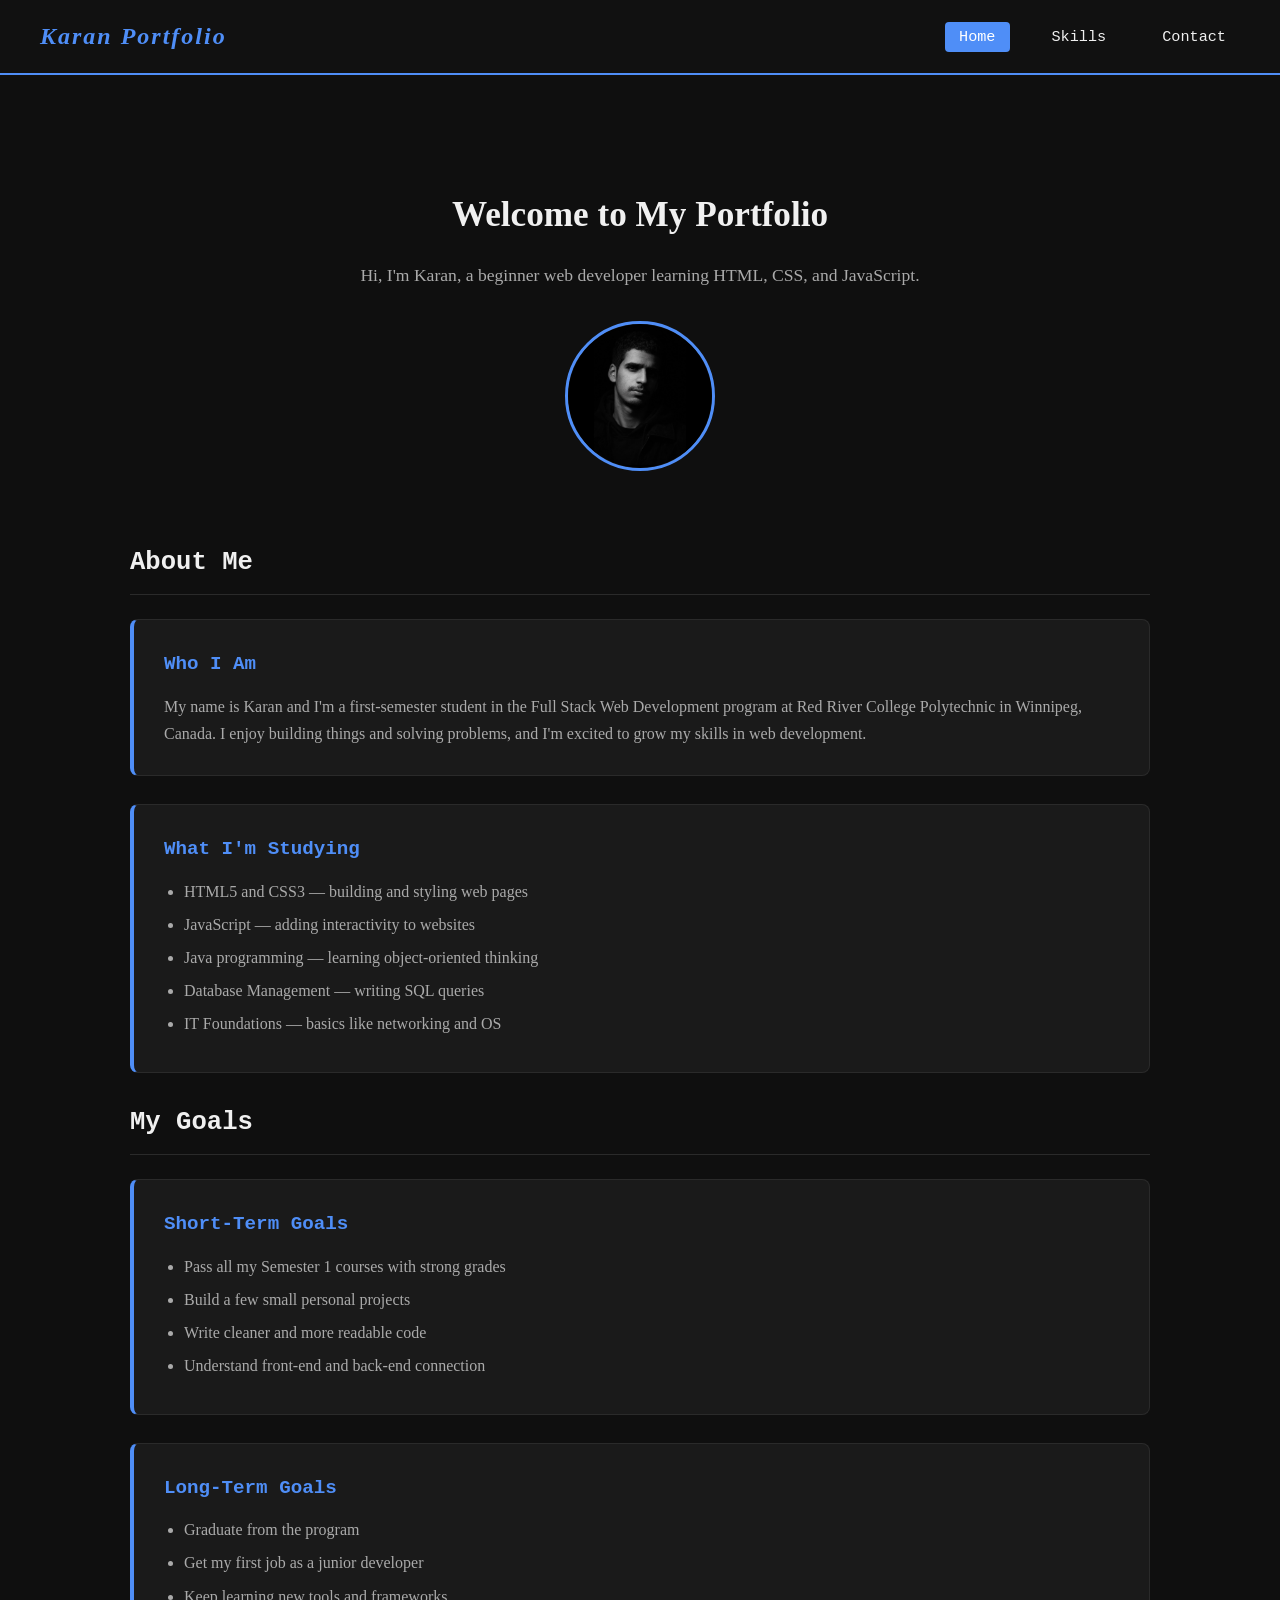
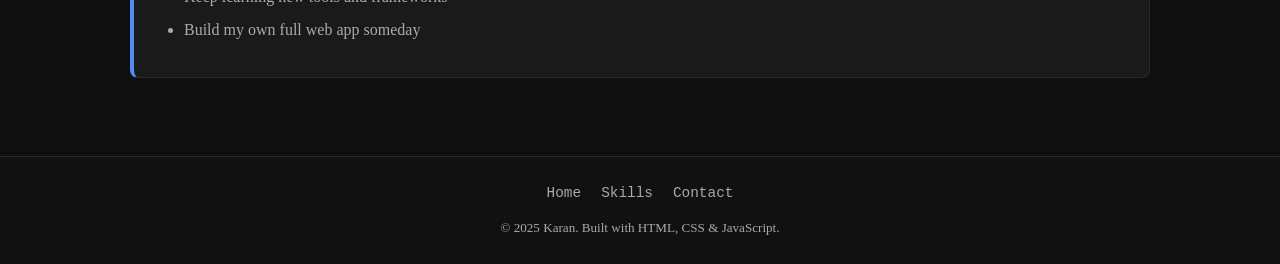
<file: index.html>
<!--********************

    Name: Karanpreet Singh
    Start Date: 02 April 2026
    End Date: 23 April 2026
    Description: A simple portfolio website with home, skills, and contact pages, including a form with basic validation and navigation.

**********************-->

<!DOCTYPE html>
<html lang="en">
<head>
  <meta charset="UTF-8" />
  <meta name="viewport" content="width=device-width, initial-scale=1.0" />
  <title>Karan Portfolio - Home</title>
  <link rel="stylesheet" href="style.css" />
</head>
<body>

  <!-- header section with name and menu -->
  <header id="header">
    <h1>Karan Portfolio</h1>

    <!-- navigation links -->
    <nav id="nav">
      <ul>
        <li><a href="index.html">Home</a></li>
        <li><a href="services.html">Skills</a></li>
        <li><a href="contact.html">Contact</a></li>
      </ul>
    </nav>
  </header>


  <main id="content">

    <!-- intro section -->
    <section class="hero">
      <h2>Welcome to My Portfolio</h2>
      <p>Hi, I'm Karan, a beginner web developer learning HTML, CSS, and JavaScript.</p>

      <div class="profile-photo-wrapper">
        <div class="profile-photo">
          <img src="images/myphoto.jpeg" alt="Karan's profile photo"
               onerror="this.parentElement.innerHTML='📷 image error'" />
        </div>
      </div>
    </section>


    <!-- about section -->
    <section>
      <h2 class="section-title">About Me</h2>

      <!-- small intro -->
      <div class="card">
        <h3>Who I Am</h3>
        <p>
          My name is Karan and I'm a first-semester student in the Full Stack Web Development
          program at Red River College Polytechnic in Winnipeg, Canada. I enjoy building things
          and solving problems, and I'm excited to grow my skills in web development.
        </p>
      </div>

      <!-- what I'm learning right now -->
      <div class="card">
        <h3>What I'm Studying</h3>
        <ul>
          <li>HTML5 and CSS3 — building and styling web pages</li>
          <li>JavaScript — adding interactivity to websites</li>
          <li>Java programming — learning object-oriented thinking</li>
          <li>Database Management — writing SQL queries</li>
          <li>IT Foundations — basics like networking and OS</li>
        </ul>
      </div>
    </section>


    <!-- goals section -->
    <section>
      <h2 class="section-title">My Goals</h2>

      <!-- short term goals -->
      <div class="card">
        <h3>Short-Term Goals</h3>
        <ul>
          <li>Pass all my Semester 1 courses with strong grades</li>
          <li>Build a few small personal projects</li>
          <li>Write cleaner and more readable code</li>
          <li>Understand front-end and back-end connection</li>
        </ul>
      </div>

      <!-- long term goals -->
      <div class="card">
        <h3>Long-Term Goals</h3>
        <ul>
          <li>Graduate from the program</li>
          <li>Get my first job as a junior developer</li>
          <li>Keep learning new tools and frameworks</li>
          <li>Build my own full web app someday</li>
        </ul>
      </div>
    </section>

  </main>


  <!-- footer section -->
  <footer id="footer">

    <!-- quick links again -->
    <nav class="footer-links">
      <a href="index.html">Home</a>
      <a href="services.html">Skills</a>
      <a href="contact.html">Contact</a>
    </nav>

    <!-- copyright -->
    <p>&copy; 2025 Karan. Built with HTML, CSS &amp; JavaScript.</p>
  </footer>

  <script src="script.js"></script>

</body>
</html>
</file>
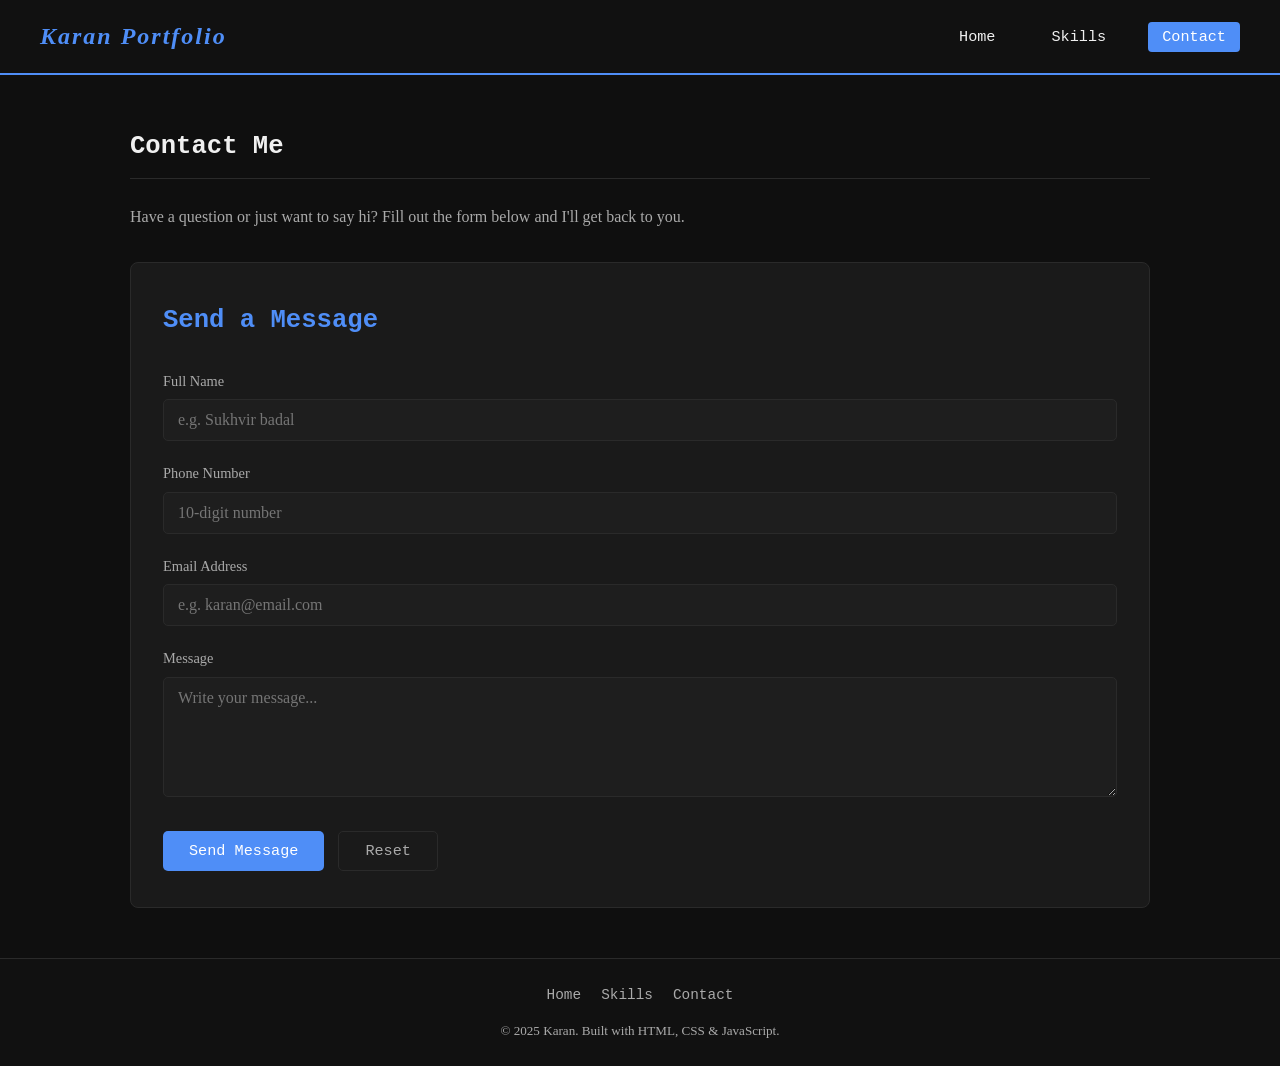
<file: contact.html>
<!DOCTYPE html>
<html lang="en">
<head>
  <meta charset="UTF-8" />
  <meta name="viewport" content="width=device-width, initial-scale=1.0" />
  <title>Karan Portfolio - Contact</title>

  <link rel="stylesheet" href="style.css" />
</head>
<body>

  <!-- header -->
  <header id="header">
    <h1>Karan Portfolio</h1>

    <!-- nav -->
    <nav id="nav">
      <ul>
        <li><a href="index.html">Home</a></li>
        <li><a href="services.html">Skills</a></li>
        <li><a href="contact.html">Contact</a></li>
      </ul>
    </nav>
  </header>


  <!-- main -->
  <main id="content">

    <h2 class="section-title">Contact Me</h2>
    <p class="page-subtitle">
      Have a question or just want to say hi? Fill out the form below and I'll get back to you.
    </p>

    <!-- form box -->
    <div class="contact-form">
      <h2>Send a Message</h2>

      <!-- form -->
      <form id="contactForm" novalidate>

        <!-- name -->
        <div class="form-group">
          <label for="name">Full Name</label>
          <input type="text" id="name" name="name" placeholder="e.g. Sukhvir badal" />
          <span class="error-msg" id="nameError"></span>
        </div>

        <!-- phone -->
        <div class="form-group">
          <label for="phone">Phone Number</label>
          <input type="tel" id="phone" name="phone" placeholder="10-digit number" />
          <span class="error-msg" id="phoneError"></span>
        </div>

        <!-- email -->
        <div class="form-group">
          <label for="email">Email Address</label>
          <input type="email" id="email" name="email" placeholder="e.g. karan@email.com" />
          <span class="error-msg" id="emailError"></span>
        </div>

        <!-- message -->
        <div class="form-group">
          <label for="message">Message</label>
          <textarea id="message" name="message" placeholder="Write your message..."></textarea>
          <span class="error-msg" id="messageError"></span>
        </div>

        <!-- buttons -->
        <div class="btn-row">
          <button type="submit" class="btn btn-primary">Send Message</button>
          <button type="reset" id="resetBtn" class="btn btn-secondary">Reset</button>
        </div>

        <!-- success -->
        <div class="success-msg" id="successMsg">
          ✅ Thanks for reaching out! I'll get back to you soon.
        </div>

      </form>
    </div>

  </main>


  <!-- footer -->
  <footer id="footer">
    <nav class="footer-links">
      <a href="index.html">Home</a>
      <a href="services.html">Skills</a>
      <a href="contact.html">Contact</a>
    </nav>

    <p>&copy; 2025 Karan. Built with HTML, CSS &amp; JavaScript.</p>
  </footer>


  <script src="script.js"></script>

</body>
</html>
</file>
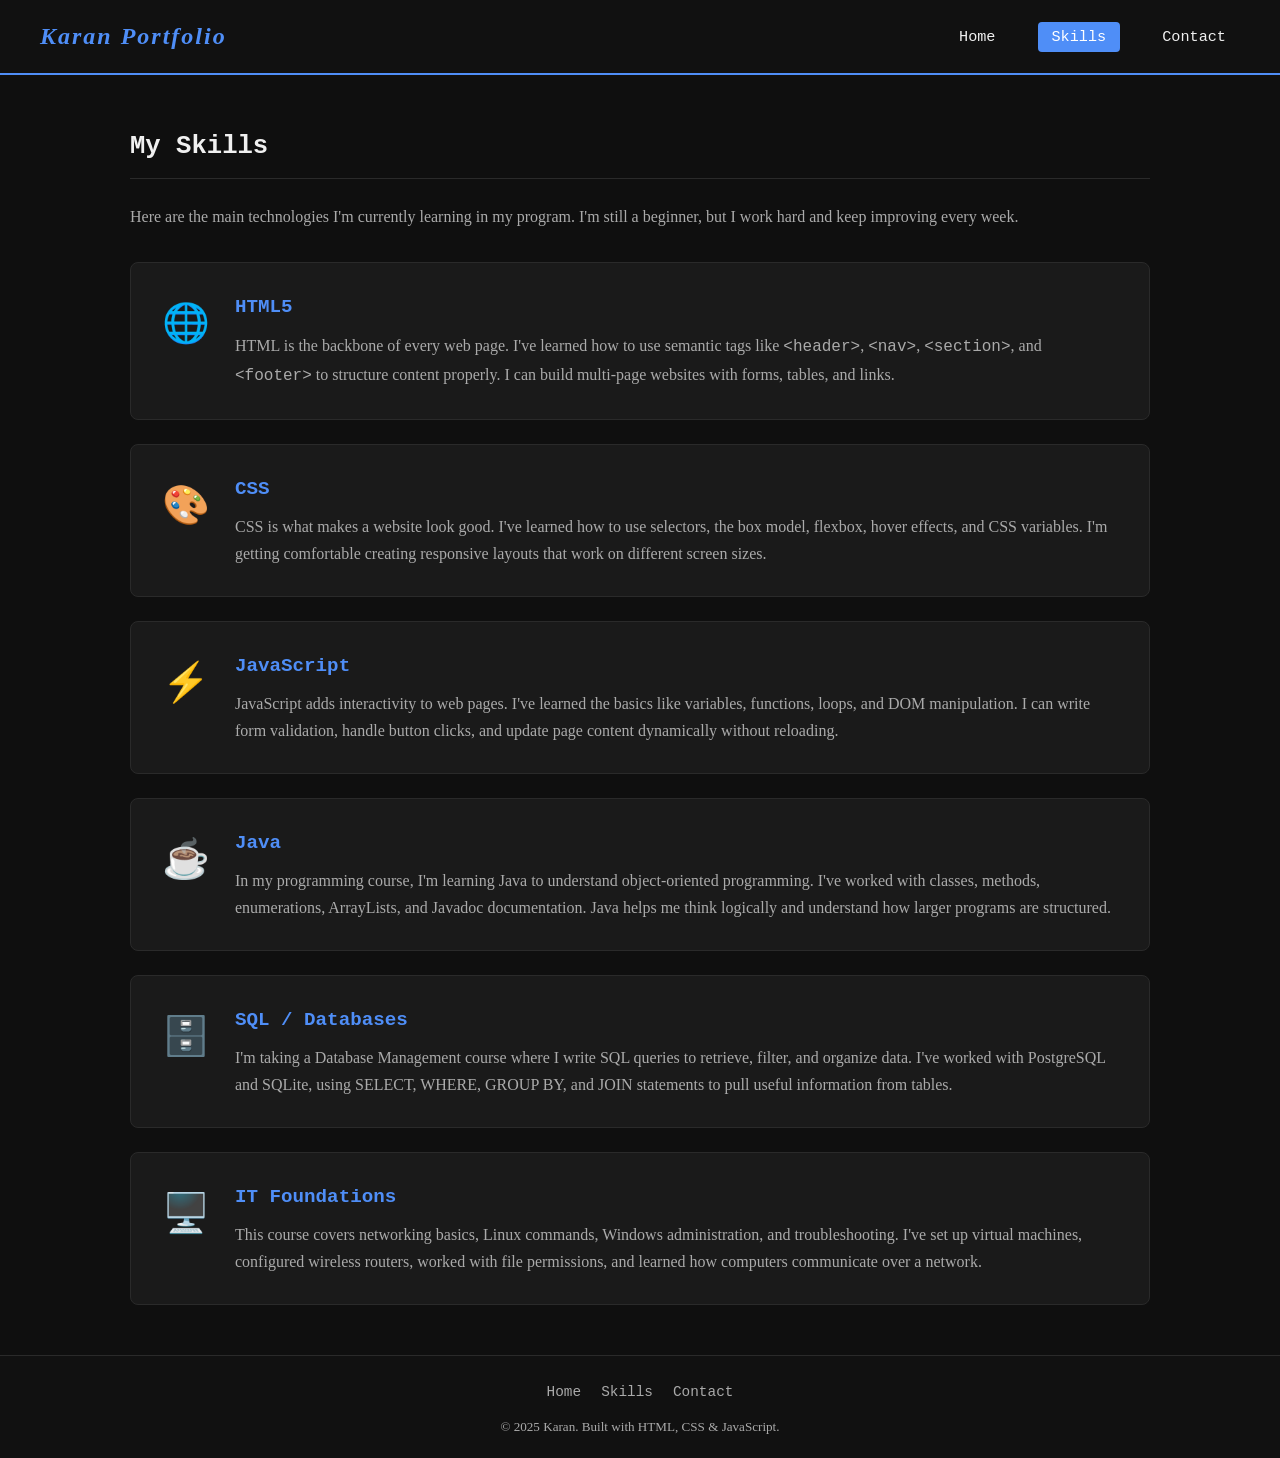
<file: services.html>
<!DOCTYPE html>
<html lang="en">
<head>
  <meta charset="UTF-8" />
  <meta name="viewport" content="width=device-width, initial-scale=1.0" />
  <title>Karan Portfolio - Skills</title>

  <!-- Link to the single shared stylesheet -->
  <link rel="stylesheet" href="style.css" />
</head>
<body>

  <!-- Header -->
  <header id="header">
    <h1>Karan Portfolio</h1>

    <!-- Navigation -->
    <nav id="nav">
      <ul>
        <li><a href="index.html">Home</a></li>
        <li><a href="services.html">Skills</a></li>
        <li><a href="contact.html">Contact</a></li>
      </ul>
    </nav>
    <!-- Navigation End -->

  </header>
  <!-- Header End  -->


  <!-- Main Content -->
  <main id="content">

    <h2 class="section-title">My Skills</h2>
   <p class="page-subtitle">
      Here are the main technologies I'm currently learning in my program.
      I'm still a beginner, but I work hard and keep improving every week.
    </p>

    <!-- Skills Grid -->
    <div class="skills-grid">

      <!-- Skill Card: HTML -->
      <div class="skill-card">
        <!-- Emoji used as a simple icon — no image library needed -->
        <div class="skill-icon">🌐</div>
        <div class="skill-info">
          <h3>HTML5</h3>
          <p>
            HTML is the backbone of every web page. I've learned how to use
            semantic tags like <code>&lt;header&gt;</code>, <code>&lt;nav&gt;</code>,
            <code>&lt;section&gt;</code>, and <code>&lt;footer&gt;</code> to structure
            content properly. I can build multi-page websites with forms, tables, and links.
          </p>
        </div>
      </div>

      <!-- Skill Card: CSS -->
      <div class="skill-card">
        <div class="skill-icon">🎨</div>
        <div class="skill-info">
          <h3>CSS</h3>
          <p>
            CSS is what makes a website look good. I've learned how to use selectors,
            the box model, flexbox, hover effects, and CSS variables. I'm getting
            comfortable creating responsive layouts that work on different screen sizes.
          </p>
        </div>
      </div>

      <!-- Skill Card: JavaScript -->
      <div class="skill-card">
        <div class="skill-icon">⚡</div>
        <div class="skill-info">
          <h3>JavaScript</h3>
          <p>
            JavaScript adds interactivity to web pages. I've learned the basics like
            variables, functions, loops, and DOM manipulation. I can write form validation,
            handle button clicks, and update page content dynamically without reloading.
          </p>
        </div>
      </div>

      <!-- Skill Card: Java -->
      <div class="skill-card">
        <div class="skill-icon">☕</div>
        <div class="skill-info">
          <h3>Java</h3>
          <p>
            In my programming course, I'm learning Java to understand
            object-oriented programming. I've worked with classes, methods,
            enumerations, ArrayLists, and Javadoc documentation. Java helps me
            think logically and understand how larger programs are structured.
          </p>
        </div>
      </div>

      <!-- Skill Card: SQL -->
      <div class="skill-card">
        <div class="skill-icon">🗄️</div>
        <div class="skill-info">
          <h3>SQL / Databases</h3>
          <p>
            I'm taking a Database Management course where I write SQL queries
            to retrieve, filter, and organize data. I've worked with PostgreSQL
            and SQLite, using SELECT, WHERE, GROUP BY, and JOIN statements to
            pull useful information from tables.
          </p>
        </div>
      </div>

      <!-- Skill Card: IT Foundations -->
      <div class="skill-card">
        <div class="skill-icon">🖥️</div>
        <div class="skill-info">
          <h3>IT Foundations</h3>
          <p>
            This course covers networking basics, Linux commands, Windows
            administration, and troubleshooting. I've set up virtual machines,
            configured wireless routers, worked with file permissions, and
            learned how computers communicate over a network.
          </p>
        </div>
      </div>

    </div>
    <!-- End Skills Grid -->

  </main>
  <!-- Main Content End -->


  <!-- Footer Start  -->
  <footer id="footer">
    <!-- Footer Navigation Links -->
    <nav class="footer-links">
      <a href="index.html">Home</a>
      <a href="services.html">Skills</a>
      <a href="contact.html">Contact</a>
    </nav>
    <p>&copy; 2025 Karan. Built with HTML, CSS &amp; JavaScript.</p>
  </footer>
  <!-- Footer End  -->


  <script src="script.js"></script>

</body>
</html>
</file>
<file: style.css>
html {
  font-size: 16px;
}

* {
  margin: 0;
  padding: 0;
  box-sizing: border-box;
}

body {
  background-color: #0f0f0f;
  color: #f0f0f0;
  font-family: Georgia, serif;
  font-size: 1rem;
  line-height: 1.7;
}


#header {
  background-color: #111111;
  border-bottom: 2px solid #4f8ef7;
  padding: 16px 40px;
  display: flex;
  align-items: center;
  justify-content: space-between;
  position: sticky;
  top: 0;
  z-index: 100;
}

#header h1 {
  font-size: 1.5rem;
  color: #4f8ef7;
  font-style: italic;
  letter-spacing: 2px;
}

#nav ul {
  list-style: none;
  display: flex;
  gap: 28px;
}

#nav ul li a {
  color: #f0f0f0;
  text-decoration: none;
  font-family: 'Courier New', monospace;
  font-size: 0.95rem;
  padding: 6px 14px;
  border-radius: 4px;
}

/* hover effect on nav links */
#nav ul li a:hover {
  background-color: #4f8ef7;
  color: white;
}

/* active page gets highlighted */
#nav ul li a.active {
  background-color: #4f8ef7;
  color: white;
}

#content {
  max-width: 1100px;
  margin: 0 auto;
  padding: 50px 40px;
}

.hero {
  text-align: center;
  padding: 60px 20px 40px;
}

.hero h2 {
  font-size: 2.2rem;
  margin-bottom: 16px;
}

.hero p {
  font-size: 1.1rem;
  color: #aaaaaa;
  max-width: 560px;
  margin: 0 auto 30px;
}

/* profile photo */
.profile-photo-wrapper {
  display: flex;
  justify-content: center;
  margin: 30px 0;
}

.profile-photo {
  width: 150px;
  height: 150px;
  border-radius: 50%;
  border: 3px solid #4f8ef7;
  background-color: #1a1a1a;
  overflow: hidden;
  display: flex;
  align-items: center;
  justify-content: center;
  color: #aaaaaa;
  font-size: 0.8rem;
}

.profile-photo img {
  width: 100%;
  height: 100%;
  object-fit: cover;
  border-radius: 50%;
}

.section-title {
  font-size: 1.6rem;
  margin-bottom: 24px;
  padding-bottom: 10px;
  border-bottom: 1px solid #2a2a2a;
  font-family: 'Courier New', monospace;
}

/* cards for about me and goals */
.card {
  background-color: #1a1a1a;
  border: 1px solid #2a2a2a;
  border-left: 4px solid #4f8ef7;
  border-radius: 8px;
  padding: 28px 30px;
  margin-bottom: 28px;
}

.card h3 {
  font-size: 1.2rem;
  color: #4f8ef7;
  margin-bottom: 12px;
  font-family: 'Courier New', monospace;
}

.card p {
  color: #aaaaaa;
}

.card ul {
  list-style: disc;
  padding-left: 20px;
  margin-top: 8px;
  color: #aaaaaa;
}

.card ul li {
  margin-bottom: 6px;
}

/* skills page */
.skills-grid {
  display: flex;
  flex-direction: column;
  gap: 24px;
}

.skill-card {
  background-color: #1a1a1a;
  border: 1px solid #2a2a2a;
  border-radius: 8px;
  padding: 28px 30px;
  display: flex;
  align-items: flex-start;
  gap: 24px;
}

.skill-card:hover {
  border-color: #4f8ef7;
}

.skill-icon {
  font-size: 2.4rem;
  min-width: 50px;
  text-align: center;
}

.skill-info h3 {
  font-size: 1.2rem;
  color: #4f8ef7;
  margin-bottom: 8px;
  font-family: 'Courier New', monospace;
}

.skill-info p {
  color: #aaaaaa;
}

/* contact form styling */
.contact-form {
  background-color: #1a1a1a;
  border: 1px solid #2a2a2a;
  border-radius: 8px;
  padding: 36px 32px;
}

.contact-form h2 {
  font-size: 1.6rem;
  margin-bottom: 26px;
  color: #4f8ef7;
  font-family: 'Courier New', monospace;
}

.form-group {
  margin-bottom: 20px;
}

.form-group label {
  display: block;
  font-size: 0.9rem;
  color: #aaaaaa;
  margin-bottom: 6px;
}

.form-group input,
.form-group textarea {
  width: 100%;
  padding: 11px 14px;
  background-color: #1e1e1e;
  border: 1px solid #2a2a2a;
  border-radius: 5px;
  color: #f0f0f0;
  font-size: 1rem;
  font-family: Georgia, serif;
  outline: none;
}

/* highlight input when focused */
.form-group input:focus,
.form-group textarea:focus {
  border-color: #4f8ef7;
}

.form-group textarea {
  resize: vertical;
  min-height: 120px;
}

/* error messages from js validation */
.error-msg {
  color: #f87171;
  font-size: 0.82rem;
  margin-top: 5px;
  display: none;
}

.btn-row {
  display: flex;
  gap: 14px;
  margin-top: 26px;
}

.btn {
  padding: 10px 26px;
  font-size: 0.95rem;
  border-radius: 5px;
  cursor: pointer;
  border: none;
  font-family: 'Courier New', monospace;
}

.btn-primary {
  background-color: #4f8ef7;
  color: white;
}

.btn-primary:hover {
  background-color: #3a75e0;
}

.btn-secondary {
  background-color: transparent;
  color: #aaaaaa;
  border: 1px solid #2a2a2a;
}

.btn-secondary:hover {
  border-color: #4f8ef7;
  color: #4f8ef7;
}

.success-msg {
  background-color: #16372b;
  border: 1px solid #22c55e;
  color: #86efac;
  border-radius: 6px;
  padding: 14px 18px;
  margin-top: 18px;
  display: none;
  font-size: 0.95rem;
}

#footer {
  background-color: #111111;
  border-top: 1px solid #2a2a2a;
  padding: 24px 40px;
  text-align: center;
}

.footer-links {
  display: flex;
  justify-content: center;
  gap: 20px;
  margin-bottom: 12px;
}

.footer-links a {
  color: #aaaaaa;
  text-decoration: none;
  font-size: 0.9rem;
  font-family: 'Courier New', monospace;
}

.footer-links a:hover {
  color: #4f8ef7;
}

#footer p {
  color: #aaaaaa;
  font-size: 0.82rem;
}

/* smaller screens */
@media (max-width: 600px) {
  #header {
    flex-direction: column;
    gap: 14px;
    padding: 16px 20px;
  }

  #nav ul {
    gap: 14px;
  }

  #content {
    padding: 36px 18px;
  }

  .skill-card {
    flex-direction: column;
    gap: 14px;
  }

  .hero h2 {
    font-size: 1.6rem;
  }
}

.page-subtitle {
  color: #aaa;
  margin-bottom: 32px;
}
</file>
